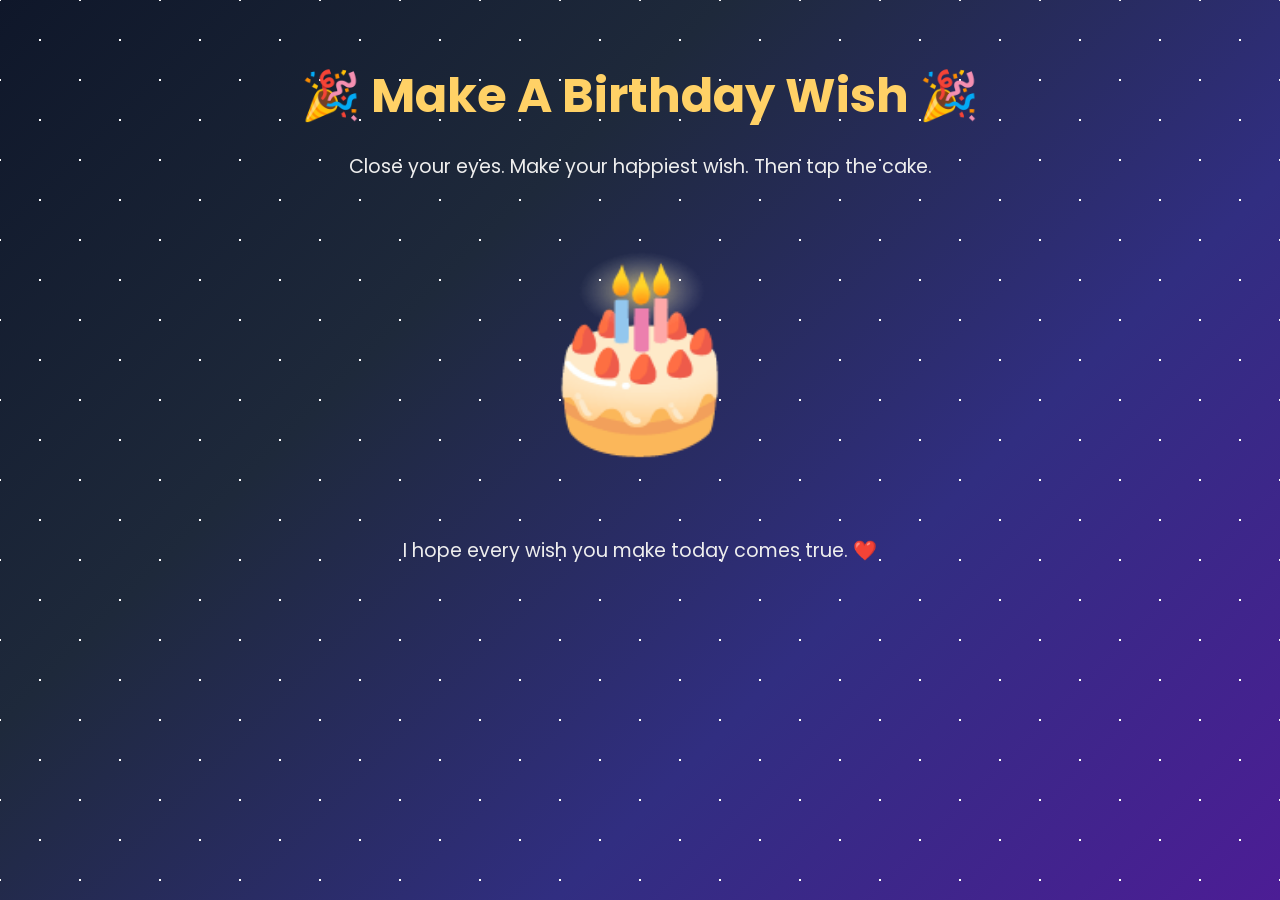
<file: cake.html>
<!DOCTYPE html>
<html lang="en">

<head>

<meta charset="UTF-8">

<meta name="viewport" content="width=device-width, initial-scale=1.0">

<title>Birthday Cake 🎂</title>

<link rel="stylesheet" href="css/style.css">

<link href="https://fonts.googleapis.com/css2?family=Poppins:wght@300;500;700&family=Dancing+Script:wght@700&display=swap" rel="stylesheet">

</head>

<body>

<div id="stars"></div>

<div class="cake-container">

<h1>🎉 Make A Birthday Wish 🎉</h1>

<p>

Close your eyes.

Make your happiest wish.

Then tap the cake.

</p>

<div class="cake">

🎂

</div>

<br><br>

<p>

I hope every wish you make today
comes true.

❤️

</p>

</div>

<script src="js/confetti.js"></script>

<script src="js/cake.js"></script>

</body>

</html>
</file>
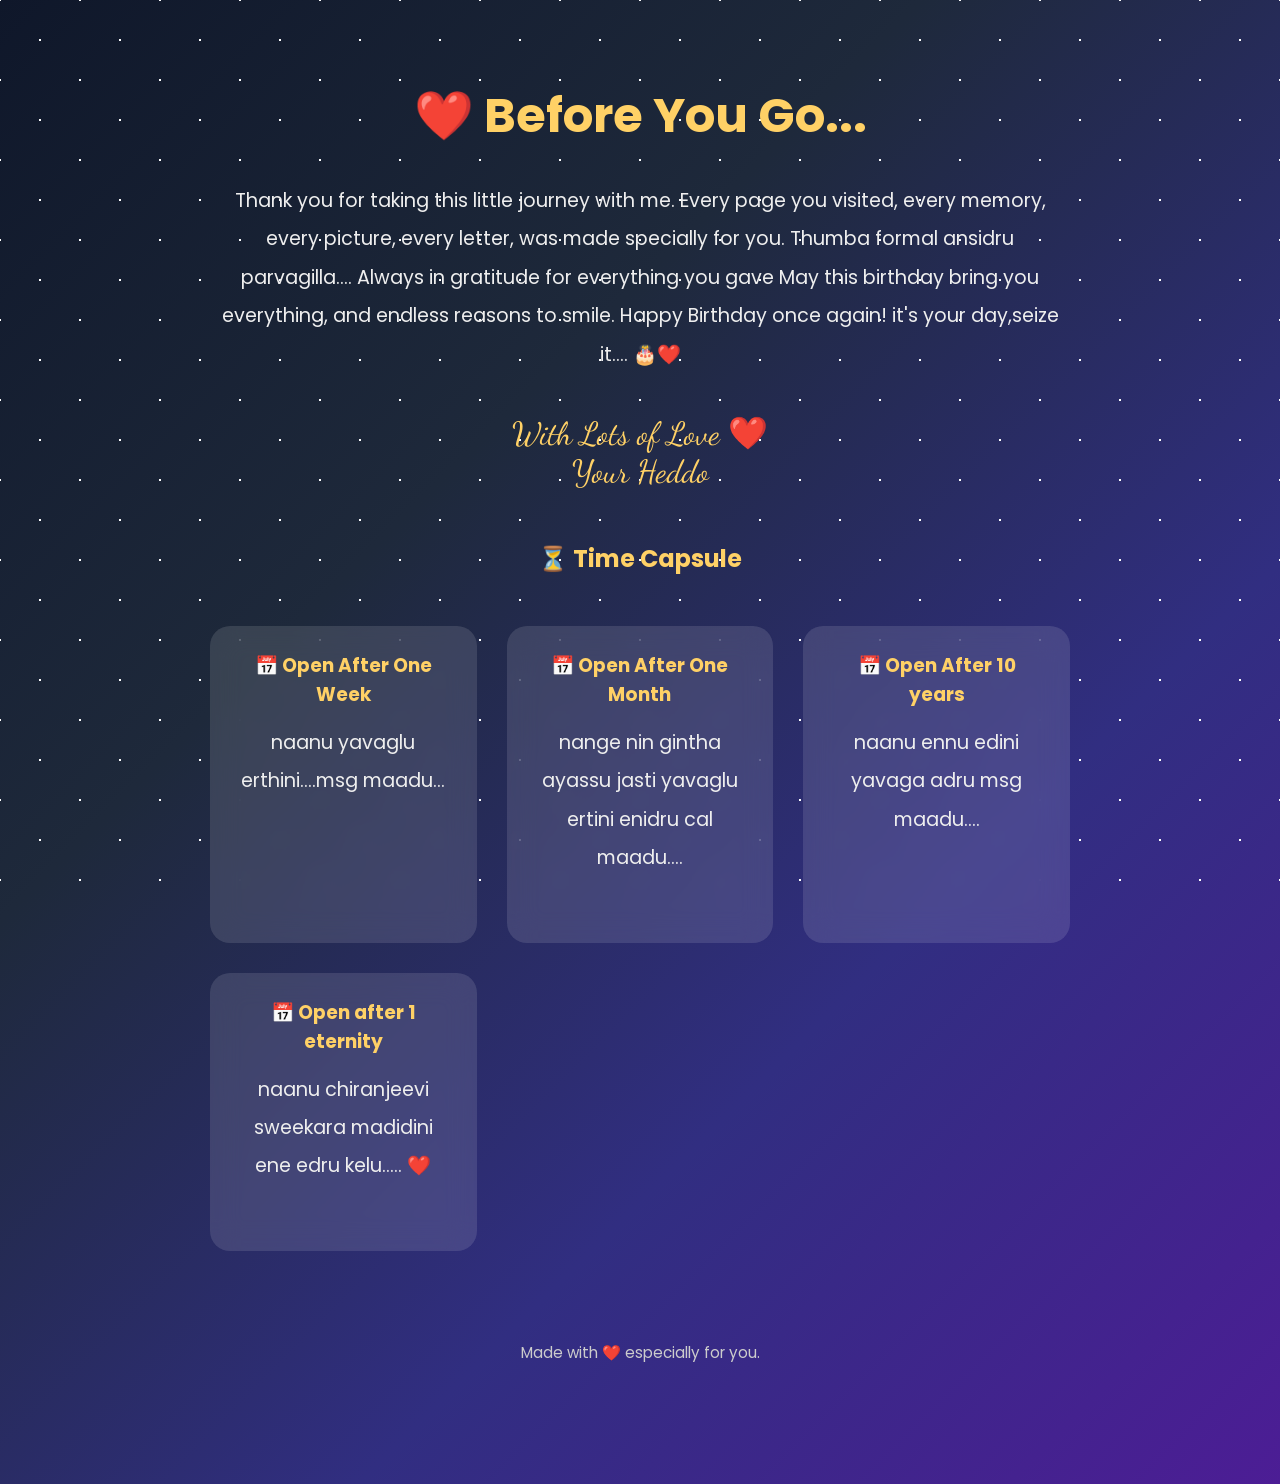
<file: capsule.html>
<!DOCTYPE html>
<html lang="en">

<head>

<meta charset="UTF-8">

<meta name="viewport" content="width=device-width, initial-scale=1.0">

<title>Time Capsule ❤️</title>

<link rel="stylesheet" href="css/style.css">

<link href="https://fonts.googleapis.com/css2?family=Poppins:wght@300;500;700&family=Dancing+Script:wght@700&display=swap" rel="stylesheet">

</head>

<body>

<div id="stars"></div>

<div class="final-container">

<h1>❤️ Before You Go...</h1>

<p>

Thank you for taking this little journey with me.

Every page you visited,

every memory,

every picture,

every letter,

was made specially for you.

Thumba formal ansidru parvagilla....
Always in gratitude for everything you gave

May this birthday bring you everything,


and endless reasons to smile.


Happy Birthday once again!
it's your day,seize it....

🎂❤️

</p>

<div class="signature">

With Lots of Love ❤️

<br>

Your Heddo

</div>

<br><br>

<h2 style="color:#FFD166;">

⏳ Time Capsule

</h2>

<div class="capsule-grid">

<div class="capsule">

<h3>📅 Open After One Week</h3>

<p>

naanu yavaglu erthini....msg maadu...

</p>

</div>

<div class="capsule">

<h3>📅 Open After One Month</h3>

<p>

nange nin gintha ayassu jasti
yavaglu ertini enidru cal maadu....

</p>

</div>

<div class="capsule">

<h3>📅 Open After 10 years</h3>

<p>

naanu ennu edini
yavaga adru msg maadu....

</p>

</div>

<div class="capsule">

<h3>📅 Open after 1 eternity</h3>

<p>
naanu chiranjeevi sweekara madidini
ene edru kelu.....
❤️

</p>

</div>

</div>

<br><br>

<footer>

Made with ❤️ especially for you.

</footer>

</div>

</body>

</html>
</file>
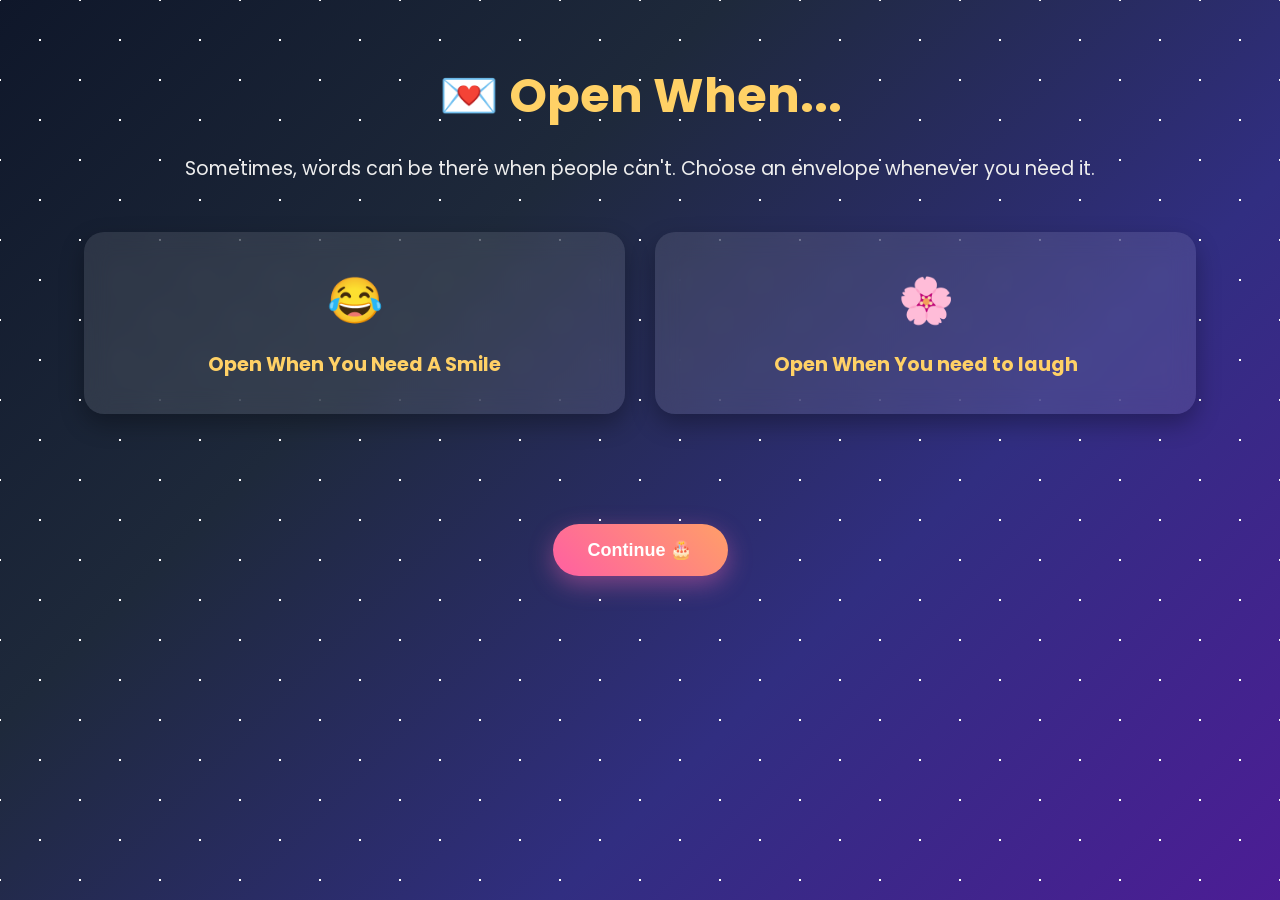
<file: letters.html>
<!DOCTYPE html>
<html lang="en">
<head>

<meta charset="UTF-8">
<meta name="viewport" content="width=device-width, initial-scale=1.0">

<title>Open When... 💌</title>

<link rel="stylesheet" href="css/style.css">

<link href="https://fonts.googleapis.com/css2?family=Poppins:wght@300;500;700&family=Dancing+Script:wght@700&display=swap" rel="stylesheet">

</head>

<body>

<div id="stars"></div>

<div class="letters-container">

<h1>💌 Open When...</h1>

<p>
Sometimes, words can be there when people can't.
Choose an envelope whenever you need it.
</p>

<div class="letters-grid">



    <div class="letter-card" onclick="openLetter(2)">
        😂
        <h3>Open When You Need A Smile</h3>
    </div>

    <div class="letter-card" onclick="openLetter(3)">
        🌸
        <h3>Open When You need to laugh</h3>
    </div>




</div>

</div>

<!-- Popup -->

<div id="popup" class="popup">

<div class="popup-content">

<span class="close" onclick="closeLetter()">&times;</span>

<h2 id="letterTitle"></h2>

<p id="letterText"></p>

</div>

</div>

<br><br>

<div style="text-align:center; margin-bottom:40px;">

<button onclick="location.href='cake.html'">

Continue 🎂

</button>

</div>

<script src="js/letters.js"></script>
</body>
</html>
</file>
<file: css/style.css>
/* ==========================================
   GOOGLE FONTS
========================================== */

@import url('https://fonts.googleapis.com/css2?family=Poppins:wght@300;400;500;600;700&family=Dancing+Script:wght@700&display=swap');


/* ==========================================
   RESET
========================================== */

*{
    margin:0;
    padding:0;
    box-sizing:border-box;
}

html{
    scroll-behavior:smooth;
}

body{

    font-family:'Poppins',sans-serif;
    overflow-x:hidden;
    min-height:100vh;

    color:white;

    background:linear-gradient(
        135deg,
        #0f172a,
        #1e293b,
        #312e81,
        #4c1d95
    );

}


/* ==========================================
   STARRY BACKGROUND
========================================== */

#stars{

    position:fixed;

    width:100%;
    height:100%;

    top:0;
    left:0;

    z-index:-2;

    background-image:

    radial-gradient(white 1px,transparent 1px),
    radial-gradient(white 1px,transparent 1px);

    background-size:80px 80px;

    background-position:0 0,40px 40px;

    animation:starsMove 80s linear infinite;

}

@keyframes starsMove{

0%{

transform:translateY(0);

}

100%{

transform:translateY(-300px);

}

}


/* ==========================================
   FLOATING HEARTS
========================================== */

.hearts{

position:fixed;

width:100%;
height:100%;

overflow:hidden;

pointer-events:none;

z-index:-1;

}

.hearts span{

position:absolute;

bottom:-50px;

font-size:24px;

animation:floatHearts 12s linear infinite;

opacity:0.7;

}

.hearts span:nth-child(1){

left:10%;

animation-delay:0s;

}

.hearts span:nth-child(2){

left:30%;

animation-delay:3s;

}

.hearts span:nth-child(3){

left:50%;

animation-delay:5s;

}

.hearts span:nth-child(4){

left:70%;

animation-delay:7s;

}

.hearts span:nth-child(5){

left:90%;

animation-delay:9s;

}

@keyframes floatHearts{

0%{

transform:translateY(0) scale(0.8);

opacity:0;

}

20%{

opacity:0.8;

}

100%{

transform:translateY(-110vh) scale(1.4);

opacity:0;

}

}


/* ==========================================
   LOADER
========================================== */

#loader{

position:fixed;

top:0;

left:0;

width:100%;

height:100vh;

background:#050816;

display:flex;

justify-content:center;

align-items:center;

font-size:2rem;

font-weight:600;

z-index:9999;

animation:fadeLoader 3s forwards;

}

@keyframes fadeLoader{

0%{

opacity:1;

}

85%{

opacity:1;

}

100%{

opacity:0;

visibility:hidden;

}

}


/* ==========================================
   MAIN CONTAINER
========================================== */

.container{

width:90%;

max-width:800px;

margin:auto;

padding-top:120px;

text-align:center;

animation:fadeUp 2s;

}

.container h2{

font-size:2rem;

font-family:'Dancing Script',cursive;

color:#ffd166;

margin-bottom:15px;

}

.container h1{

font-size:3.2rem;

margin-bottom:25px;

}

.container p{

font-size:1.2rem;

line-height:2;

margin-bottom:40px;

color:#eeeeee;

}


/* ==========================================
   BUTTONS
========================================== */

button{

padding:15px 35px;

font-size:18px;

border:none;

border-radius:50px;

cursor:pointer;

background:linear-gradient(45deg,#ff5fa2,#ff9f68);

color:white;

font-weight:bold;

transition:.4s;

box-shadow:0 8px 25px rgba(255,105,180,.4);

}

button:hover{

transform:translateY(-5px) scale(1.05);

box-shadow:0 15px 35px rgba(255,105,180,.6);

}


/* ==========================================
   MUSIC BUTTON
========================================== */

#musicBtn{

position:fixed;

bottom:25px;

right:25px;

width:60px;

height:60px;

border-radius:50%;

font-size:24px;

}


/* ==========================================
   ANIMATIONS
========================================== */

@keyframes fadeUp{

from{

opacity:0;

transform:translateY(60px);

}

to{

opacity:1;

transform:translateY(0);

}

}


/* ==========================================
   RESPONSIVE
========================================== */

@media(max-width:768px){

.container{

padding-top:90px;

}

.container h1{

font-size:2.2rem;

}

.container h2{

font-size:1.6rem;

}

.container p{

font-size:1rem;

line-height:1.8;

}

button{

width:90%;

font-size:17px;

}

}
/* ==========================================
   MEMORIES PAGE
========================================== */

.memory-container{

    width:90%;
    max-width:1200px;
    margin:auto;
    padding:60px 20px;
    text-align:center;

}

.memory-container h1{

    font-size:3rem;
    color:#FFD166;
    margin-bottom:20px;

}

.memory-container p{

    color:#eeeeee;
    font-size:1.2rem;
    margin-bottom:50px;

}


/* ==========================================
   CONSTELLATION SKY
========================================== */

.sky{

    position:relative;
    width:100%;
    height:500px;
    margin:auto;

}


/* Individual Stars */

.star{

    position:absolute;

    font-size:42px;

    cursor:pointer;

    transition:.4s;

    animation:twinkle 2s infinite alternate;

}

.star:hover{

    transform:scale(1.4) rotate(15deg);

}


/* Position each star */

.star:nth-child(1){

    top:40px;
    left:15%;

}

.star:nth-child(2){

    top:170px;
    left:65%;

}

.star:nth-child(3){

    top:300px;
    left:25%;

}

.star:nth-child(4){

    top:100px;
    left:85%;

}

.star:nth-child(5){

    top:350px;
    left:75%;

}


/* Twinkling Effect */

@keyframes twinkle{

0%{

opacity:.4;

transform:scale(.9);

}

100%{

opacity:1;

transform:scale(1.15);

}

}


/* ==========================================
   MEMORY POPUP
========================================== */

.popup{

    position:fixed;

    top:0;
    left:0;

    width:100%;
    height:100%;

    background:rgba(0,0,0,.75);

    display:none;

    justify-content:center;
    align-items:center;

    z-index:999;

    padding:20px;

}

.popup-content{

    width:90%;
    max-width:500px;

    background:rgba(255,255,255,.12);

    backdrop-filter:blur(12px);

    border-radius:20px;

    padding:25px;

    text-align:center;

    color:white;

    animation:popupAnimation .5s;

}

.popup-content img{

    width:100%;

    border-radius:15px;

    margin-bottom:20px;

}

.popup-content h2{

    margin-bottom:15px;

    color:#FFD166;

}

.popup-content p{

    line-height:1.8;

}


/* Close Button */

.close{

    float:right;

    font-size:32px;

    cursor:pointer;

    color:white;

}

.close:hover{

    color:#ff7aa2;

}


/* Popup Animation */

@keyframes popupAnimation{

from{

opacity:0;

transform:scale(.6);

}

to{

opacity:1;

transform:scale(1);

}

}


/* ==========================================
   FINAL STAR
========================================== */

#finalStar{

    text-align:center;

    margin:50px auto;

    animation:fadeUp 1.5s;

}

#finalStar h2{

    color:#FFD166;

    margin-bottom:25px;

    font-size:2rem;

}

#finalStar button{

    padding:15px 30px;

}


/* ==========================================
   RESPONSIVE
========================================== */

@media(max-width:768px){

.memory-container h1{

font-size:2.2rem;

}

.memory-container p{

font-size:1rem;

}

.sky{

height:450px;

}

.star{

font-size:34px;

}

}
/* ==========================================
   GALLERY PAGE
========================================== */

.gallery-container{

    width:90%;
    max-width:1300px;
    margin:auto;
    padding:60px 20px;
    text-align:center;

}

.gallery-container h1{

    font-size:3rem;
    color:#FFD166;
    margin-bottom:20px;

}

.gallery-container p{

    font-size:1.2rem;
    color:#eeeeee;
    margin-bottom:50px;

}


/* ==========================================
   PHOTO GRID
========================================== */

.gallery{

    display:grid;

    grid-template-columns:repeat(auto-fit,minmax(250px,1fr));

    gap:35px;

    justify-content:center;

}


/* ==========================================
   FLIP CARD
========================================== */

.flip-card{

    background:transparent;

    width:250px;

    height:330px;

    margin:auto;

    perspective:1200px;

}

.flip-card-inner{

    position:relative;

    width:100%;

    height:100%;

    transition:transform .8s;

    transform-style:preserve-3d;

}

.flip-card:hover .flip-card-inner{

    transform:rotateY(180deg);

}


/* ==========================================
   FRONT & BACK
========================================== */

.flip-card-front,
.flip-card-back{

    position:absolute;

    width:100%;
    height:100%;

    border-radius:20px;

    overflow:hidden;

    backface-visibility:hidden;

    box-shadow:0 12px 30px rgba(0,0,0,.35);

}


/* ==========================================
   FRONT SIDE
========================================== */

.flip-card-front{

    background:white;

}

.flip-card-front img{

    width:100%;

    height:100%;

    object-fit:cover;

}


/* ==========================================
   BACK SIDE
========================================== */

.flip-card-back{

    transform:rotateY(180deg);

    background:rgba(255,255,255,.12);

    backdrop-filter:blur(15px);

    color:white;

    display:flex;

    flex-direction:column;

    justify-content:center;

    align-items:center;

    padding:20px;

}

.flip-card-back h2{

    color:#FFD166;

    margin-bottom:15px;

}

.flip-card-back p{

    line-height:1.8;

}


/* ==========================================
   HOVER EFFECT
========================================== */

.flip-card:hover{

    transform:translateY(-10px);

    transition:.4s;

}


/* ==========================================
   CONTINUE BUTTON
========================================== */

.gallery-container button{

    margin-top:50px;

}


/* ==========================================
   RESPONSIVE
========================================== */

@media(max-width:768px){

.gallery-container h1{

font-size:2.3rem;

}

.gallery-container p{

font-size:1rem;

}

.flip-card{

width:220px;

height:300px;

}

}
/* ==========================================
   VIDEO PAGE
========================================== */

.video-container{

    width:90%;
    max-width:900px;

    margin:auto;

    padding:60px 20px;

    text-align:center;

    animation:fadeUp 1.5s;

}

.video-container h1{

    font-size:3rem;

    color:#FFD166;

    margin-bottom:20px;

}

.video-container p{

    font-size:1.2rem;

    color:#eeeeee;

    line-height:1.8;

    margin-bottom:35px;

}


/* ==========================================
   GIFT BOX
========================================== */

#giftBox{

    display:inline-block;

    cursor:pointer;

    transition:.4s;

    animation:giftFloat 3s ease-in-out infinite;

}

#giftBox:hover{

    transform:scale(1.08);

}

#giftBox img{

    width:220px;

    max-width:90%;

    filter:drop-shadow(0 10px 25px rgba(255,182,193,.5));

}

#giftBox h2{

    margin-top:20px;

    color:#ffffff;

    font-size:1.5rem;

}


/* Floating Gift Animation */

@keyframes giftFloat{

0%{

transform:translateY(0);

}

50%{

transform:translateY(-12px);

}

100%{

transform:translateY(0);

}

}


/* ==========================================
   VIDEO SECTION
========================================== */

#videoSection{

    margin-top:40px;

    animation:fadeUp 1s;

}

#birthdayVideo{

    width:100%;

    max-width:800px;

    border-radius:20px;

    border:4px solid rgba(255,255,255,.15);

    box-shadow:0 12px 35px rgba(0,0,0,.4);

}


/* ==========================================
   VIDEO MESSAGE
========================================== */

#videoSection p{

    margin-top:25px;

    font-size:1.1rem;

    color:#ffffff;

}


/* ==========================================
   CONTINUE BUTTON
========================================== */

#videoSection button{

    margin-top:30px;

}


/* ==========================================
   RESPONSIVE
========================================== */

@media(max-width:768px){

.video-container h1{

font-size:2.2rem;

}

.video-container p{

font-size:1rem;

}

#giftBox img{

width:170px;

}

#giftBox h2{

font-size:1.2rem;

}

}
/* ==========================================
   LETTERS PAGE
========================================== */

.letters-container{

    width:90%;
    max-width:1200px;

    margin:auto;

    padding:60px 20px;

    text-align:center;

    animation:fadeUp 1.5s;

}

.letters-container h1{

    font-size:3rem;

    color:#FFD166;

    margin-bottom:20px;

}

.letters-container p{

    color:#eeeeee;

    font-size:1.2rem;

    margin-bottom:45px;

    line-height:1.8;

}


/* ==========================================
   LETTER GRID
========================================== */

.letters-grid{

    display:grid;

    grid-template-columns:repeat(auto-fit,minmax(220px,1fr));

    gap:30px;

}


/* ==========================================
   LETTER CARD
========================================== */

.letter-card{

    background:rgba(255,255,255,.10);

    backdrop-filter:blur(12px);

    border-radius:20px;

    padding:35px 20px;

    cursor:pointer;

    transition:.4s;

    box-shadow:0 10px 25px rgba(0,0,0,.30);

    color:white;

}

.letter-card:hover{

    transform:translateY(-10px) scale(1.03);

    background:rgba(255,255,255,.18);

}

.letter-card{

    font-size:45px;

}

.letter-card h3{

    margin-top:15px;

    font-size:1.2rem;

    color:#FFD166;

}


/* ==========================================
   LETTER POPUP
========================================== */

#popup{

    position:fixed;

    top:0;

    left:0;

    width:100%;

    height:100%;

    display:none;

    justify-content:center;

    align-items:center;

    background:rgba(0,0,0,.75);

    z-index:9999;

    padding:20px;

}

.popup-content{

    width:90%;

    max-width:600px;

    background:rgba(255,255,255,.12);

    backdrop-filter:blur(20px);

    border-radius:25px;

    padding:30px;

    color:white;

    animation:popupAnimation .5s;

    box-shadow:0 15px 40px rgba(0,0,0,.4);

}

.popup-content h2{

    color:#FFD166;

    margin-bottom:20px;

    text-align:center;

}

.popup-content p{

    line-height:2;

    white-space:pre-line;

    text-align:left;

    font-size:1rem;

}

.close{

    float:right;

    font-size:32px;

    cursor:pointer;

    color:white;

    transition:.3s;

}

.close:hover{

    color:#ff7aa2;

}


/* ==========================================
   LETTER BUTTON
========================================== */

.letters-container button{

    margin-top:40px;

}


/* ==========================================
   RESPONSIVE
========================================== */

@media(max-width:768px){

.letters-container h1{

font-size:2.2rem;

}

.letters-container p{

font-size:1rem;

}

.letter-card{

padding:25px 15px;

}

.letter-card h3{

font-size:1rem;

}

.popup-content{

padding:20px;

}

.popup-content p{

font-size:.95rem;

line-height:1.8;

}

}
/* ==========================================
   CAKE PAGE
========================================== */

.cake-container{

    width:90%;
    max-width:900px;

    margin:auto;

    padding:60px 20px;

    text-align:center;

    animation:fadeUp 1.5s;

}

.cake-container h1{

    font-size:3rem;

    color:#FFD166;

    margin-bottom:20px;

}

.cake-container p{

    color:#eeeeee;

    font-size:1.2rem;

    margin-bottom:35px;

}

.cake{

    font-size:180px;

    cursor:pointer;

    transition:.5s;

    animation:cakeBounce 2s infinite;

}

.cake:hover{

    transform:scale(1.08);

}

@keyframes cakeBounce{

0%{

transform:translateY(0);

}

50%{

transform:translateY(-12px);

}

100%{

transform:translateY(0);

}

}

/* ==========================================
   CONFETTI
========================================== */

.confetti{

position:fixed;

width:10px;

height:10px;

background:#FFD166;

animation:confettiFall 4s linear infinite;

}

@keyframes confettiFall{

0%{

transform:translateY(-100vh) rotate(0deg);

opacity:1;

}

100%{

transform:translateY(100vh) rotate(720deg);

opacity:0;

}

}

/* ==========================================
   FINAL LETTER
========================================== */

.final-container{

width:90%;

max-width:900px;

margin:auto;

padding:80px 20px;

text-align:center;

animation:fadeUp 2s;

}

.final-container h1{

font-size:3rem;

color:#FFD166;

margin-bottom:30px;

}

.final-container p{

font-size:1.2rem;

line-height:2;

color:#eeeeee;

margin-bottom:40px;

}

.signature{

font-family:'Dancing Script',cursive;

font-size:2rem;

color:#FFD166;

margin-top:40px;

}

/* ==========================================
   TIME CAPSULE
========================================== */

.capsule-grid{

display:grid;

grid-template-columns:repeat(auto-fit,minmax(220px,1fr));

gap:30px;

margin-top:50px;

}

.capsule{

background:rgba(255,255,255,.12);

backdrop-filter:blur(15px);

padding:25px;

border-radius:20px;

transition:.4s;

cursor:pointer;

}

.capsule:hover{

transform:translateY(-10px);

background:rgba(255,255,255,.20);

}

.capsule h3{

color:#FFD166;

margin-bottom:15px;

}

/* ==========================================
   FOOTER
========================================== */

footer{

text-align:center;

padding:40px 20px;

color:#cccccc;

font-size:.95rem;

}

/* ==========================================
   RESPONSIVE
========================================== */

@media(max-width:768px){

.cake{

font-size:120px;

}

.cake-container h1{

font-size:2.2rem;

}

.final-container h1{

font-size:2.2rem;

}

.final-container p{

font-size:1rem;

line-height:1.8;

}

.signature{

font-size:1.6rem;

}

}
</file>
